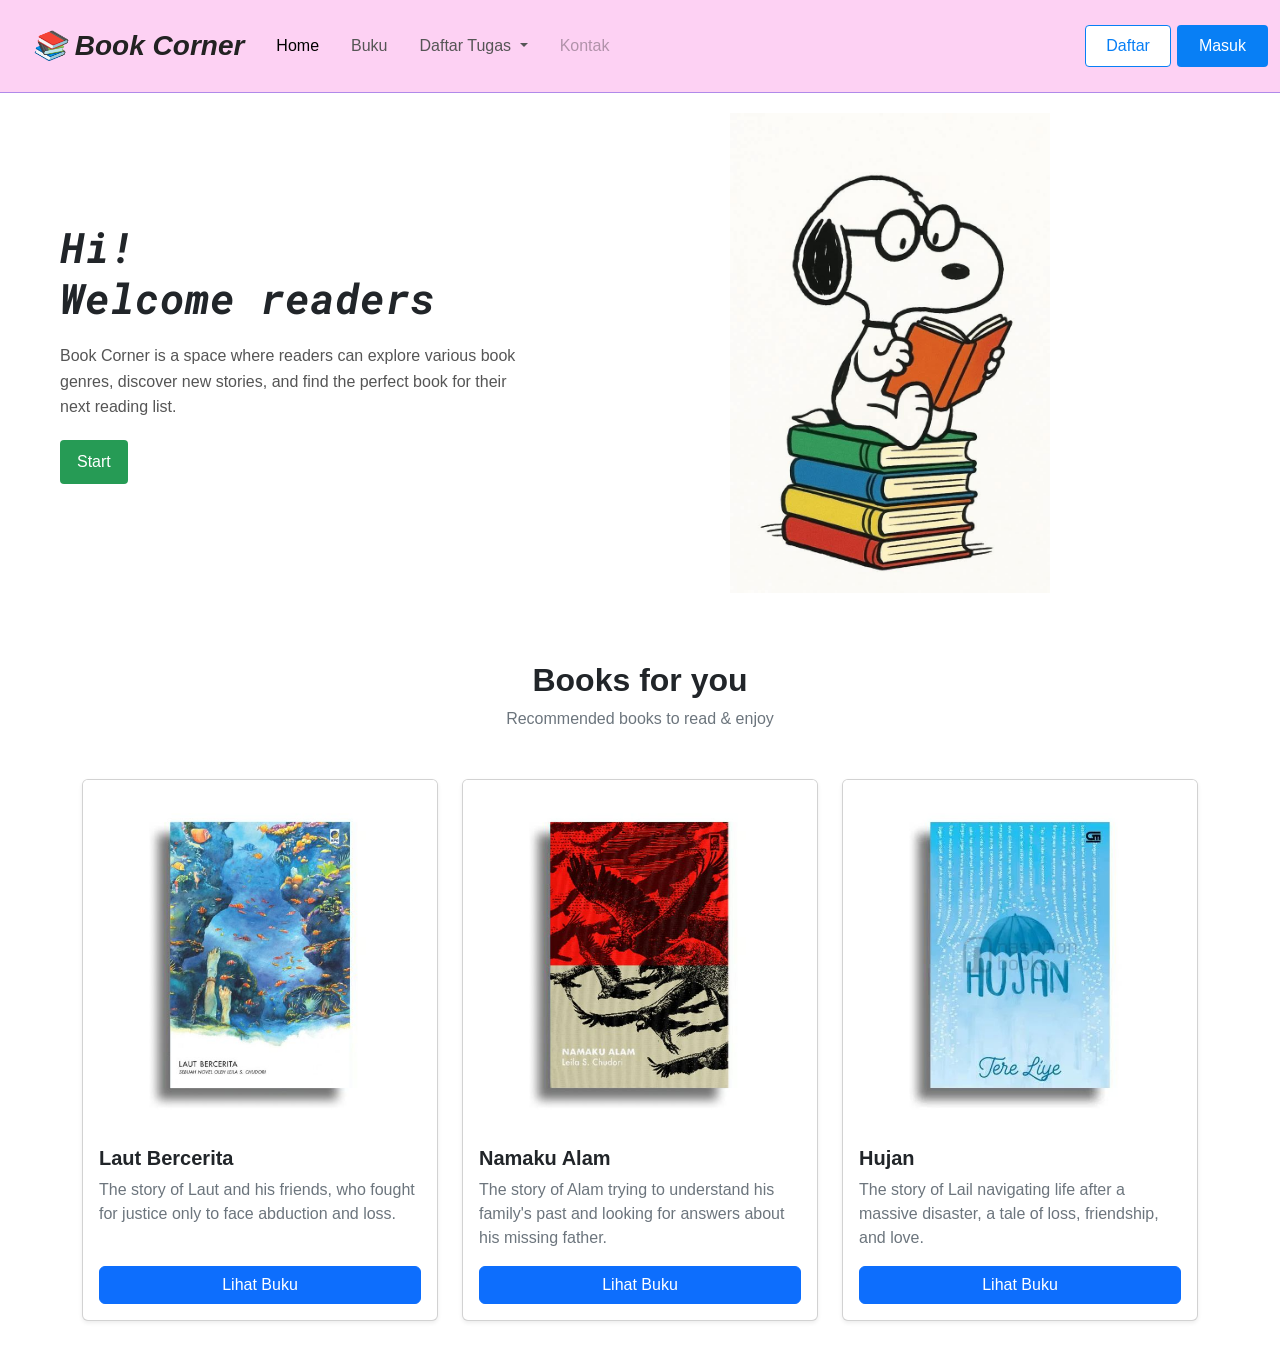
<file: index.html>
<!DOCTYPE html>
<html lang="en">

<head>
    <meta charset="UTF-8">
    <meta name="viewport" content="width=device-width, initial-scale=1.0">

    <title>Book Corner</title>
    <link href="https://fonts.googleapis.com/css2?family=Roboto+Mono:wght@400;700&display=swap" rel="stylesheet">

    <!-- Bootstrap -->
    <link href="https://cdn.jsdelivr.net/npm/bootstrap@5.3.8/dist/css/bootstrap.min.css" rel="stylesheet">

    <style>
        body {
            margin: 0;
            font-family: Arial, sans-serif;
        }

        .navbar {
            background-color: rgb(253, 209, 243);
            padding: 20px 0;
            border-bottom: 1px solid #b08ae9;
        }

        .hero-text h1 {
    font-family: 'Roboto Mono', monospace;
    font-size: 42px;
    font-weight: bold;
    font-style: italic;
    line-height: 1.2;
    margin-bottom: 20px;
}

        .navbar-brand {
            font-size: 28px;
            font-weight: bold;
            font-style: italic;
            color: #222;
            margin-left: 20px;
        }

        .nav-link {
            color: #555;
            margin: 0 8px;
        }

        .btn-daftar {
            color: #087ff5;
            border: 1px solid #087ff5;
            background: white;
            padding: 8px 20px;
            border-radius: 4px;
            margin-left: 15px;
        }

        .btn-masuk {
            background: #087ff5;
            color: white;
            border: none;
            padding: 9px 22px;
            border-radius: 4px;
            margin-left: 6px;
        }

        .hero {
            min-height: 500px;
            display: flex;
            align-items: center;
            padding: 20px 40px;
        }

        .hero-text {
            padding-left: 20px;
        }

        .hero-text p {
            color: #555;
            line-height: 1.6;
            margin-bottom: 20px;
        }

        .btn-mulai {
            background: #269b55;
            color: white;
            border: none;
            padding: 10px 17px;
            border-radius: 4px;
        }

        .hero-image {
            text-align: center;
        }

        .hero-image img {
            width: 100%;
            max-width: 500px;
            height: 480px;
            object-fit: contain;
        }

        .card-img-top {
            height: 350px;
            object-fit: cover;
        }
    </style>
</head>

<body>

<!-- NAVBAR -->
<nav class="navbar navbar-expand-lg">
    <div class="container-fluid">

        <a class="navbar-brand" href="#">📚 Book Corner</a>

        <button class="navbar-toggler" type="button"
            data-bs-toggle="collapse"
            data-bs-target="#navbarScroll">
            <span class="navbar-toggler-icon"></span>
        </button>

        <div class="collapse navbar-collapse" id="navbarScroll">

            <ul class="navbar-nav me-auto my-2 my-lg-0">
                <li class="nav-item">
                    <a class="nav-link active" href="#">Home</a>
                </li>

                <li class="nav-item">
                    <a class="nav-link" href="#">Buku</a>
                </li>

                <li class="nav-item dropdown">
                    <a class="nav-link dropdown-toggle"
                        href="#"
                        data-bs-toggle="dropdown">
                        Daftar Tugas
                    </a>

                    <ul class="dropdown-menu">
                        <li><a class="dropdown-item" href="TUGAS-1.html">TUGAS 1</a></li>
                        <li><a class="dropdown-item" href="TUGAS 2.html">TUGAS 2</a></li>
                        <li><a class="dropdown-item" href="TUGAS-3.html">TUGAS 3</a></li>
                    </ul>
                </li>

                <li class="nav-item">
                    <a class="nav-link disabled">Kontak</a>
                </li>
            </ul>
            <div class="d-flex">
            <button class="btn-daftar">Daftar</button>
            <button class="btn-masuk">Masuk</button>
            </div>

        </div>
    </div>
</nav>


<!-- HERO -->
<section class="hero">
    <div class="container-fluid">

        <div class="row align-items-center">

            <div class="col-md-5 hero-text">

                <h1>
                    Hi!<br>
                    Welcome readers
                </h1>

                <p>
                    Book Corner is a space where readers can explore
                    various book genres, discover new stories, and
                    find the perfect book for their next reading list.
                </p>

                <button class="btn-mulai">
                    Start
                </button>

            </div>

            <div class="col-md-7 hero-image">
                <img src="buku.jpg" alt="Snoopy sedang membaca buku">
            </div>

        </div>
    </div>
</section>


<!-- CARD BUKU -->
<section class="container py-5">

    <div class="text-center mb-5">
        <h2 class="fw-bold">Books for you</h2>
        <p class="text-secondary">
            Recommended books to read & enjoy
        </p>
    </div>

    <div class="row g-4">

        <!-- CARD 1 -->
        <div class="col-12 col-md-6 col-lg-4">
            <div class="card h-100 shadow-sm">

                <img src="laut (2).jpg"
                    class="card-img-top"
                    alt="Buku Laut Bercerita">

                <div class="card-body d-flex flex-column">

                    <h5 class="card-title fw-bold">
                        Laut Bercerita
                    </h5>

                    <p class="card-text text-secondary">
                        The story of Laut and his friends,
                        who fought for justice only to face
                        abduction and loss.
                    </p>

                    <a href="https://www.gramedia.com/products/laut-bercerita"
                        class="btn btn-primary mt-auto">
                        Lihat Buku
                    </a>

                </div>
            </div>
        </div>


        <!-- CARD 2 -->
        <div class="col-12 col-md-6 col-lg-4">
            <div class="card h-100 shadow-sm">

                <img src="namaku-alam.jpg"
                    class="card-img-top"
                    alt="Buku Namaku Alam">

                <div class="card-body d-flex flex-column">

                    <h5 class="card-title fw-bold">
                        Namaku Alam
                    </h5>

                    <p class="card-text text-secondary">
                        The story of Alam trying to understand
                        his family's past and looking for answers
                        about his missing father.
                    </p>

                    <a href="https://www.gramedia.com/products/namaku-alam"
                        class="btn btn-primary mt-auto">
                        Lihat Buku
                    </a>

                </div>
            </div>
        </div>


        <!-- CARD 3 -->
        <div class="col-12 col-md-6 col-lg-4">
            <div class="card h-100 shadow-sm">

                <img src="hujan.jpg"
                    class="card-img-top"
                    alt="Buku Hujan">

                <div class="card-body d-flex flex-column">

                    <h5 class="card-title fw-bold">
                        Hujan
                    </h5>

                    <p class="card-text text-secondary">
                        The story of Lail navigating life after
                        a massive disaster, a tale of loss,
                        friendship, and love.
                    </p>

                    <a href="https://www.gramedia.com/products/hujan-2"
                        class="btn btn-primary mt-auto">
                        Lihat Buku
                    </a>

                </div>
            </div>
        </div>

    </div>
</section>


<!-- Bootstrap JavaScript -->
<script src="https://cdn.jsdelivr.net/npm/bootstrap@5.3.8/dist/js/bootstrap.bundle.min.js"></script>

</body>
</html>
</file>
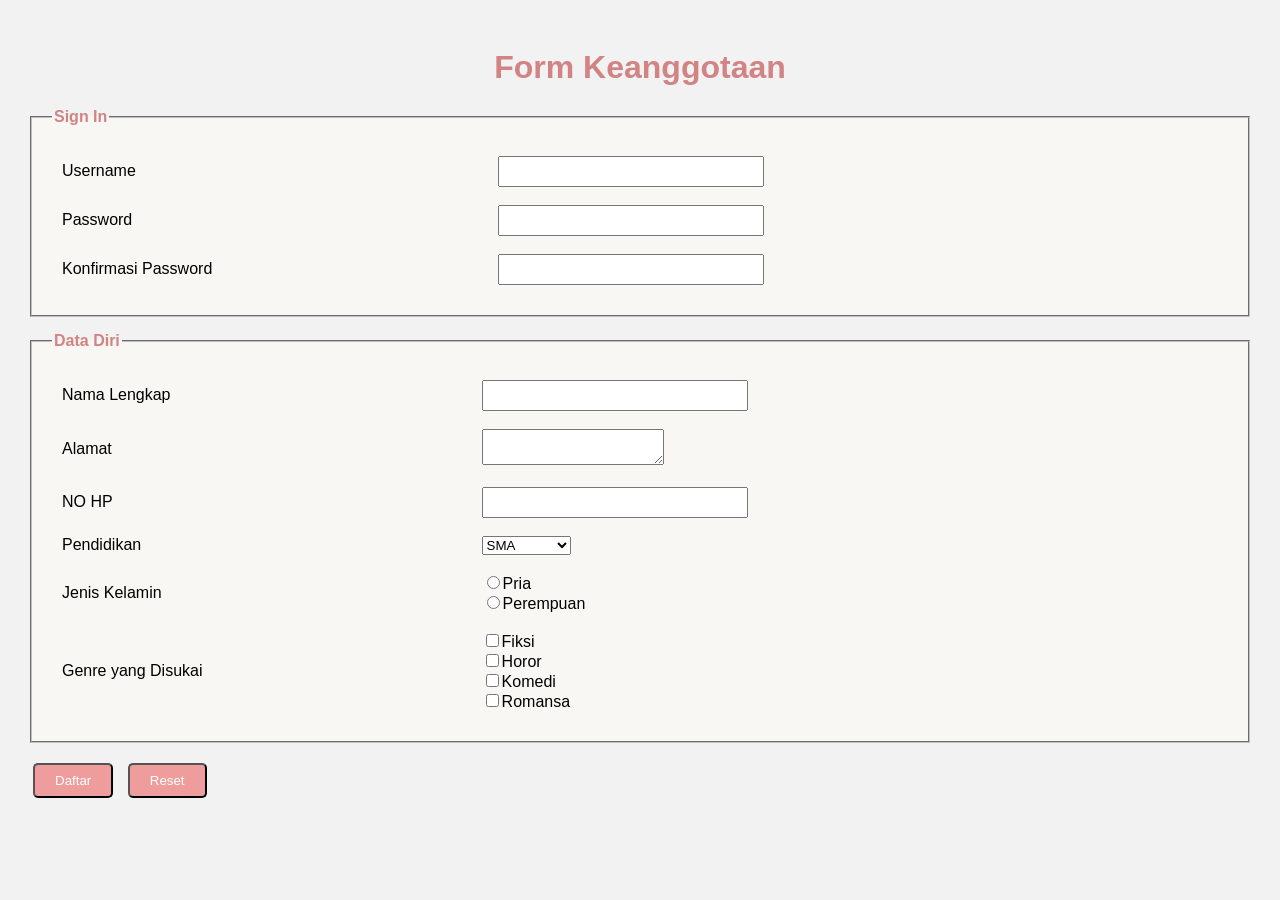
<file: TUGAS 2.html>
<!DOCTYPE html>
<html lang="en">
<head>
    <meta charset="UTF-8">
    <meta name="viewport" content="width=device-width, initial-scale=1.0">
    <title>Tugas2</title>
    <link rel="stylesheet" href="form.css">
</head>
<body>
    <h1>Form Keanggotaan</h1>
    <form>
        <fieldset>
       <legend><B>Sign In</B></legend>
            <table>
                <tr>
                    <td>Username</td>
                    <td><input type="text" name="Username"></td>
                </tr>
                <tr>
                    <td>Password</td>
                    <td><input type="password" name="password"></td>
                </tr>
                <tr>
                <td>Konfirmasi Password</td>
                <td><input type="password" name="Konfirmasi_Password"></td>
                 </tr>
            </table>
    </fieldset>

<fieldset>
    <legend><b>Data Diri</b></legend>
    <table>
        <tr>
            <td>Nama Lengkap</td>
            <td><input type="text" name="Nama_Lengkap"></td>
        </tr>
        <tr>
            <td>Alamat</td>
            <td><textarea name="Alamat"></textarea></td>
        </tr>
        <tr>
            <td>NO HP</td>
             <td><input type="text" name="NO_HP"></td>
        </tr>
        <tr>
    
       <td>Pendidikan</td>
        <td><select name="pendidikan">
            <option value="SMA">SMA</option>
            <option value="Mahasiswa">Mahasiswa</option>
            <option value="Umum">Umum</option>
        </select></td>
    
</tr>
                        <td>Jenis Kelamin</td>
                        <td><input type="radio" name="Jenis_Kelamin" value="Pria">Pria 
            
                        <br><input type="radio" name="Jenis_Kelamin" value="Perempuan">Perempuan
                        </td>
                    </tr>
         <tr>
                        <td> Genre yang Disukai</td>
                        <td>
                            <input type="checkbox" name="Informasi" value="Fiksi">Fiksi <br>
                            <input type="checkbox" name="Informasi" value="Horor">Horor <br>
                            <input type="checkbox" name="Informasi" value="Komedi">Komedi <br>
                            <input type="checkbox" name="Informasi" value="Romansa">Romansa
                        </td>
                    </tr>
    </table>

    
</fieldset>
        <input type="submit" value="Daftar">
        <input type="reset" value="Reset">
</form>
</body>
</html>
</file>
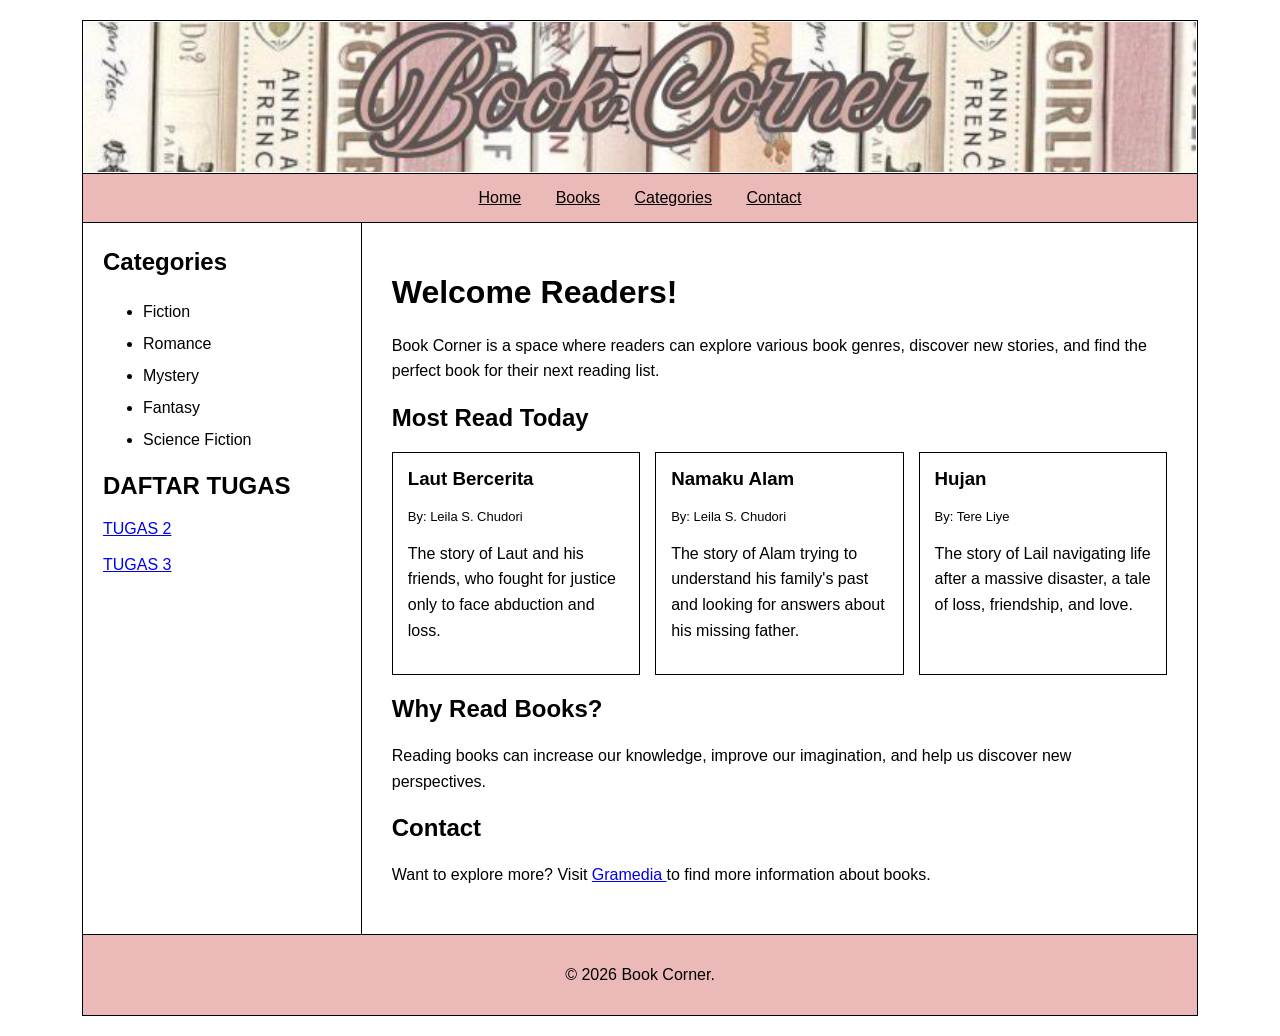
<file: TUGAS-1.html>
<!DOCTYPE html>
<html lang="en">
<head>
    <meta charset="UTF-8">
    <meta name="viewport" content="width=device-width, initial-scale=1.0">
    <title>Book Corner</title>
    <style>
        body {
            font-family: Arial, Helvetica, sans-serif;
            margin: 20px;
        }
        table{
            width: 90%;
            margin:auto
        }
table{
    width: 90%;
    margin:auto;
    border-collapse: collapse;
}
        td {
            border: 1px solid black;
        }


        /* HEADER */

        .header img {
            width: 100%;
            height: 150px;
            object-fit: cover;
            display: block;

        }

        .header h1 {
            margin: 5px;
        }


        /* MENU */

        .menu {
            text-align: center;
            padding: 15px;
            background-color: rgb(236, 185, 185);
        }

        .menu a {
            margin: 15px;
            color: rgb(1, 1, 1);
        }


        /* SIDEBAR */

        .sidebar {
            width: 25%;
            vertical-align: top;
            padding: 20px;
        }

        .sidebar h2 {
            margin-top: 5px;
        }

        .sidebar ul,
        .sidebar ol {
            line-height: 2;
        }


        /* CONTENT */

        .content {
            width: 75%;
            vertical-align: top;
            padding: 30px;
        }

        .content p {
            line-height: 1.6;
        }


        /* BOOK BOX */

        .book-list {
            display: flex;
            gap: 15px;
        }

        .book {
            width: 30%;
            border: 1px solid black;
            padding: 15px;
        }

        .book h3 {
            margin-top: 0;
        }

        .book h4 {
            font-size: 13px;
            font-weight: normal;
        }


        /* FOOTER */

        .footer {
            text-align: center;
            padding: 15px;
            background-color: #ecb9b9;
        }

    </style>

</head>


<body>
    <table>
        <!-- HEADER -->
        <tr>
            <td colspan="2" class="header">

                <img src="bookcorner.jpeg" alt="Book Corner">
        
            </td>
        </tr>
        <!-- MAIN MENU -->
        <tr>
            <td colspan="2" class="menu">

                <a href="index.html">Home</a>

                <a href="#books">Books</a>

                <a href="#categories">Categories</a>

                <a href="#contact">Contact</a>
            </td>
        </tr>


        <!-- SIDEBAR -->
        <tr>
            <!-- SIDEBAR -->

            <td class="sidebar">

                <h2>Categories</h2>

                <ul>
                    <li>Fiction</li>
                    <li>Romance</li>
                    <li>Mystery</li>
                    <li>Fantasy</li>
                    <li>Science Fiction</li>
                </ul>

                <h2>DAFTAR TUGAS</h2>
                <a href="TUGAS 2.html">TUGAS 2</a>
                <br><br>
                <a href="TUGAS 3.html">TUGAS 3</a>

                

            </td>



            <!-- CONTENT -->

            <td class="content">

                <h1>Welcome Readers!</h1>

                <p>
                    Book Corner is a space where readers can explore
                    various book genres, discover new stories, and
                    find the perfect book for their next reading list.
                </p>


                <h2 id="books">Most Read Today</h2>

                <!-- BOOK BOX -->

                <div class="book-list">


                    <div class="book">
                        <h3>Laut Bercerita</h3>
                        <h4>By: Leila S. Chudori</h4>
                        <p>
                            The story of Laut and his friends,
                            who fought for justice only to face
                            abduction and loss.
                        </p>

                    </div>


                    <div class="book">
                        <h3>Namaku Alam</h3>
                        <h4>By: Leila S. Chudori</h4>
                        <p>
                            The story of Alam trying to understand
                            his family's past and looking for answers
                            about his missing father.
                        </p>

                    </div>


                    <div class="book">
                        <h3>Hujan</h3>
                        <h4>By: Tere Liye</h4>
                        <p>
                            The story of Lail navigating life after
                            a massive disaster, a tale of loss,
                            friendship, and love.
                        </p>

                    </div>


                </div>

                <h2 id="categories">Why Read Books?</h2>
                <p>
                    Reading books can increase our knowledge,
                    improve our imagination, and help us discover
                    new perspectives.
                </p>


                <h2 id="contact">Contact</h2>
                <p>
                    Want to explore more?
                    Visit
                    <a href="https://www.gramedia.com/" target="_blank">
                        Gramedia
                    </a>
                    to find more information about books.
                </p>

            </td>

        </tr>


        <!-- FOOTER -->

        <tr>
        <td colspan="2" class="footer">
            <p>
                &copy; 2026 Book Corner.
            </p>

        </td>
        
        </tr>


    </table>
</body>
</html>
</file>
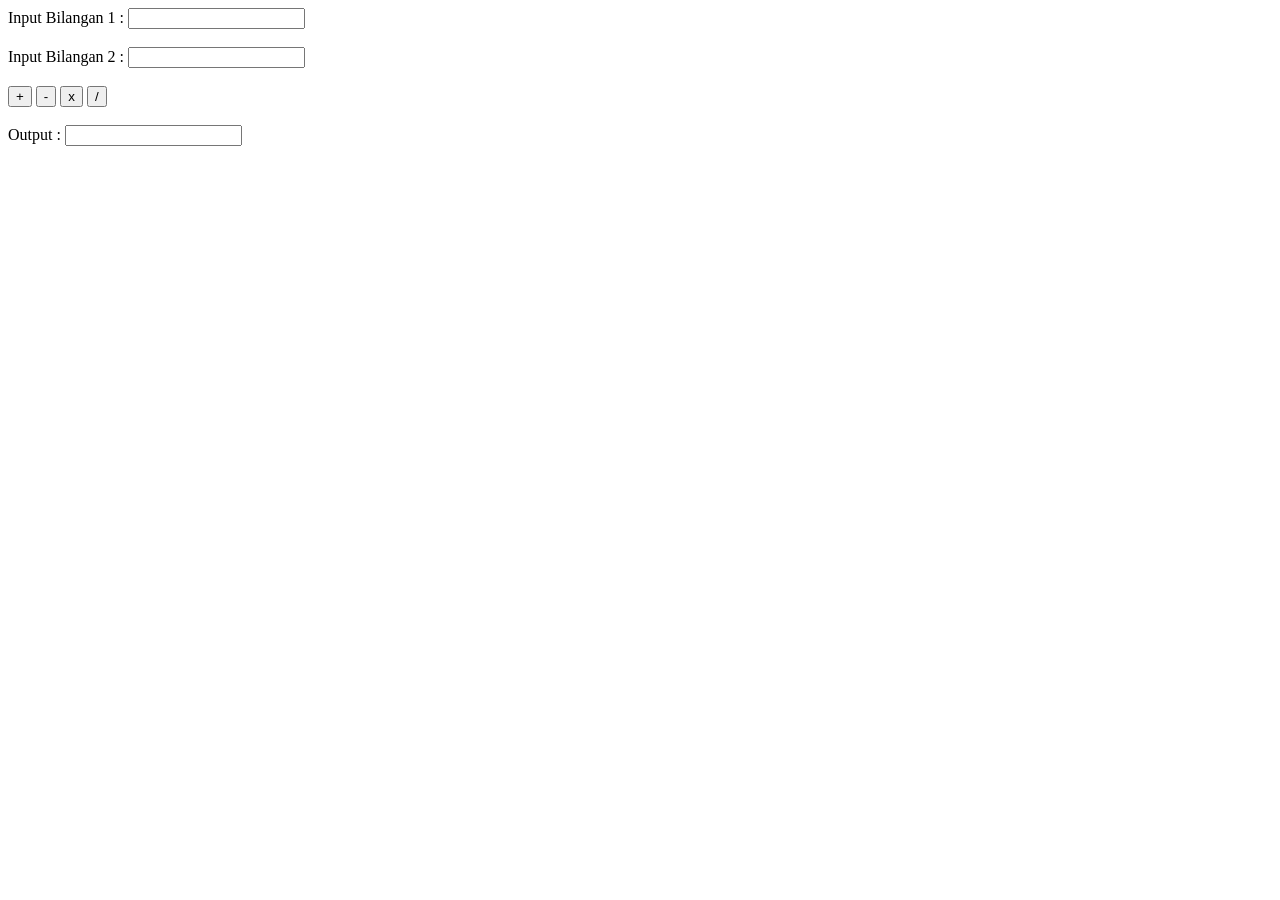
<file: TUGAS-3.html>
<!DOCTYPE html>
<html lang="en">
<head>
    <meta charset="UTF-8">
    <meta name="viewport" content="width=device-width, initial-scale=1.0">
    <title>TUGAS 3</title>
</head>
<body>
    
    <label>Input Bilangan 1 :</label>
    <input type="number" id="Bilangan1">
    <br><br>
    <label>Input Bilangan 2 :</label>
    <input type="number" id="Bilangan2">
    <br><br>

<button onclick="tambah()">+</button>
<button onclick="kurang()">-</button>
<button onclick="kali()">x</button>
<button onclick="bagi()">/</button>
<br><br>

    <label>Output :</label>
    <input type="text" id="Output" readonly>

<script>
    function tambah(){
        let Bilangan1 = Number(document.getElementById("Bilangan1").value);
        let Bilangan2 = Number(document.getElementById("Bilangan2").value);
        let hasil = Bilangan1+Bilangan2; 
        document.getElementById("Output").value = hasil;

    }
    function kurang(){
        let Bilangan1 = Number(document.getElementById("Bilangan1").value);
        let Bilangan2 = Number(document.getElementById("Bilangan2").value);
        let hasil = Bilangan1-Bilangan2; 
        document.getElementById("Output").value = hasil;
    }


    function kali(){
        let Bilangan1 = Number(document.getElementById("Bilangan1").value);
        let Bilangan2 = Number(document.getElementById("Bilangan2").value);
        let hasil = Bilangan1*Bilangan2; 
        document.getElementById("Output").value = hasil;
    }

    
    function bagi(){
        let Bilangan1 = Number(document.getElementById("Bilangan1").value);
        let Bilangan2 = Number(document.getElementById("Bilangan2").value);
        let hasil = Bilangan1/Bilangan2; 
        document.getElementById("Output").value = hasil;
    }
    
</script>
</body>
</html>
</file>
<file: form.css>
body {
    font-family: Arial, sans-serif;
    background-color: #f2f2f2;
    padding: 20px;
}

h1 {
    text-align: center;
    color: #d28383;
    font-family: 'Franklin Gothic Medium', 'Arial Narrow', Arial, sans-serif;
}

fieldset {
    background-color: #f8f7f4;
    margin-bottom: 15px;
    padding: 20px;
}

legend {
    color: #d28383;
}

table {
    width: 100%;
}

td {
    padding: 8px;
}

input[type="text"],
input[type="password"] {
    width: 250px;
    padding: 6px;
}

input[type="submit"],
input[type="reset"] {
    padding: 8px 20px;
    margin: 5px;
    cursor: pointer;
    background-color: #ef9c9c;
    color: white;
    border-radius: 5px; }
</file>
